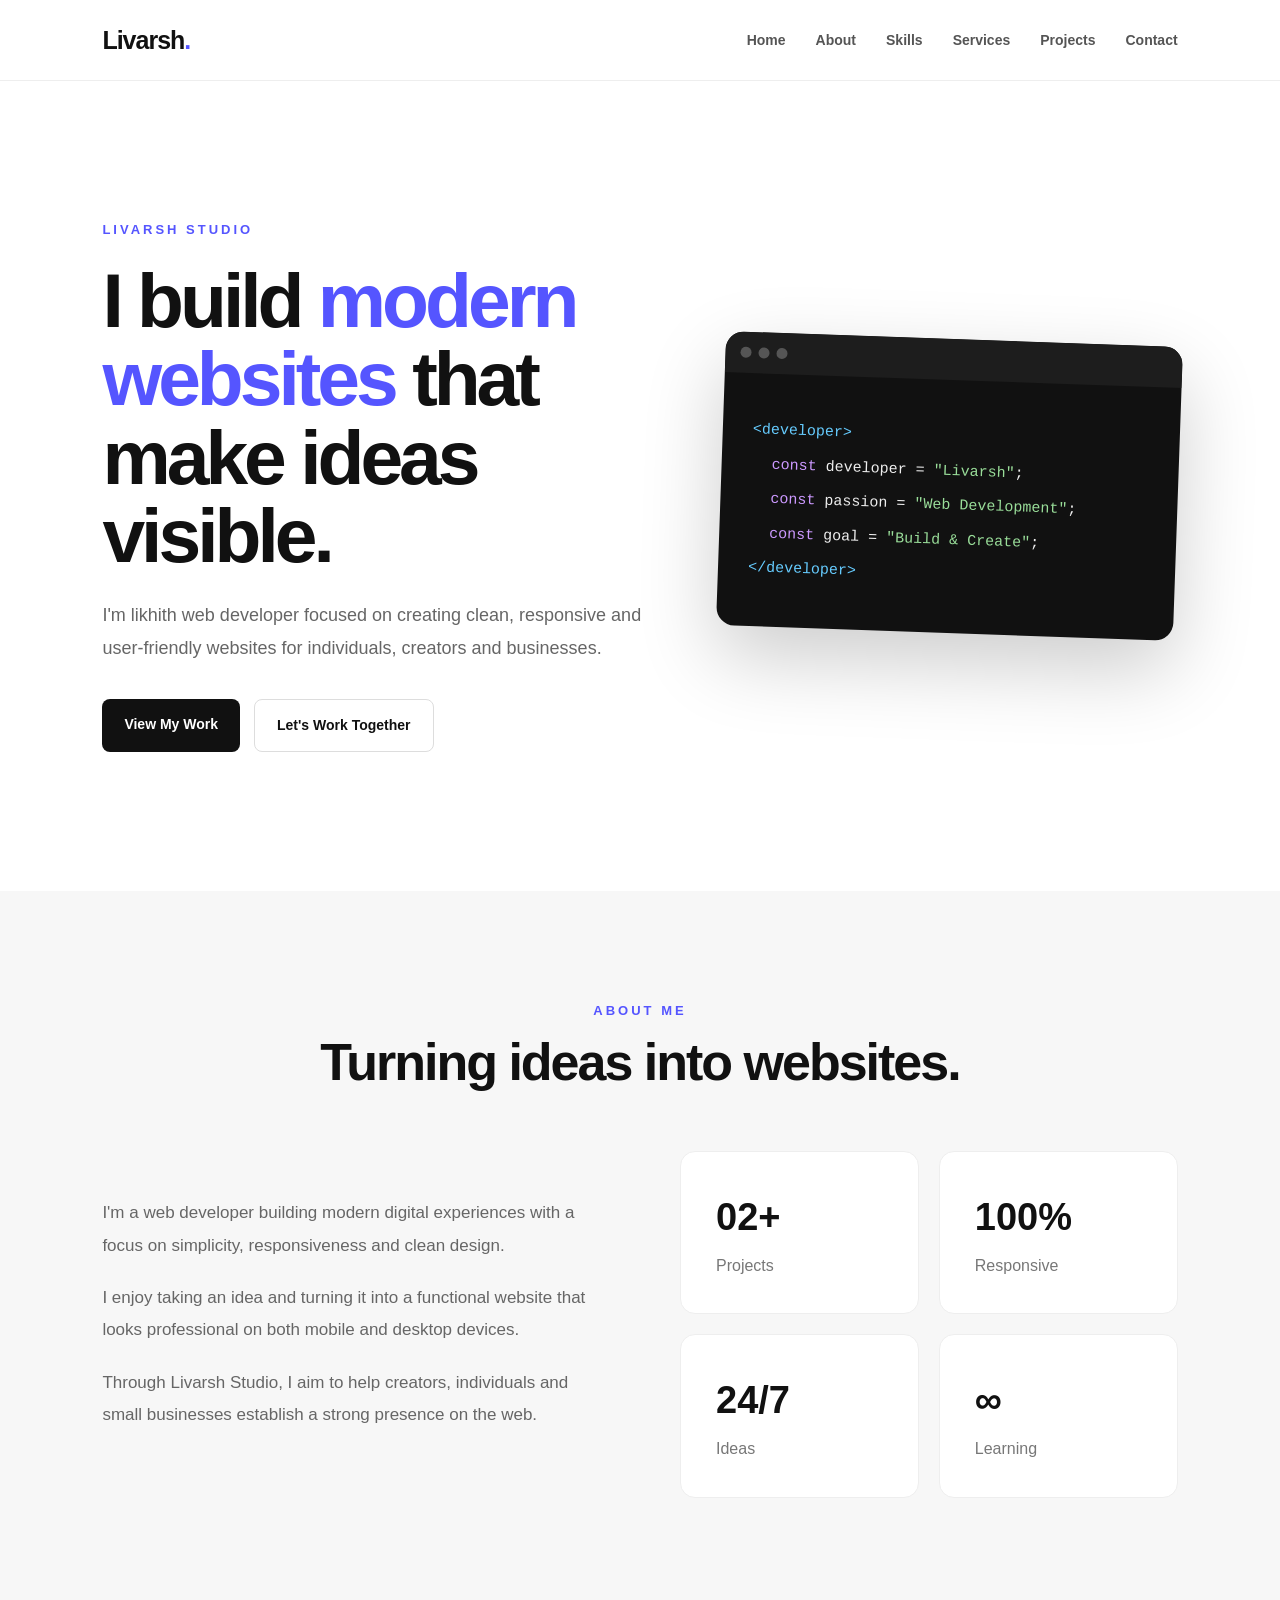
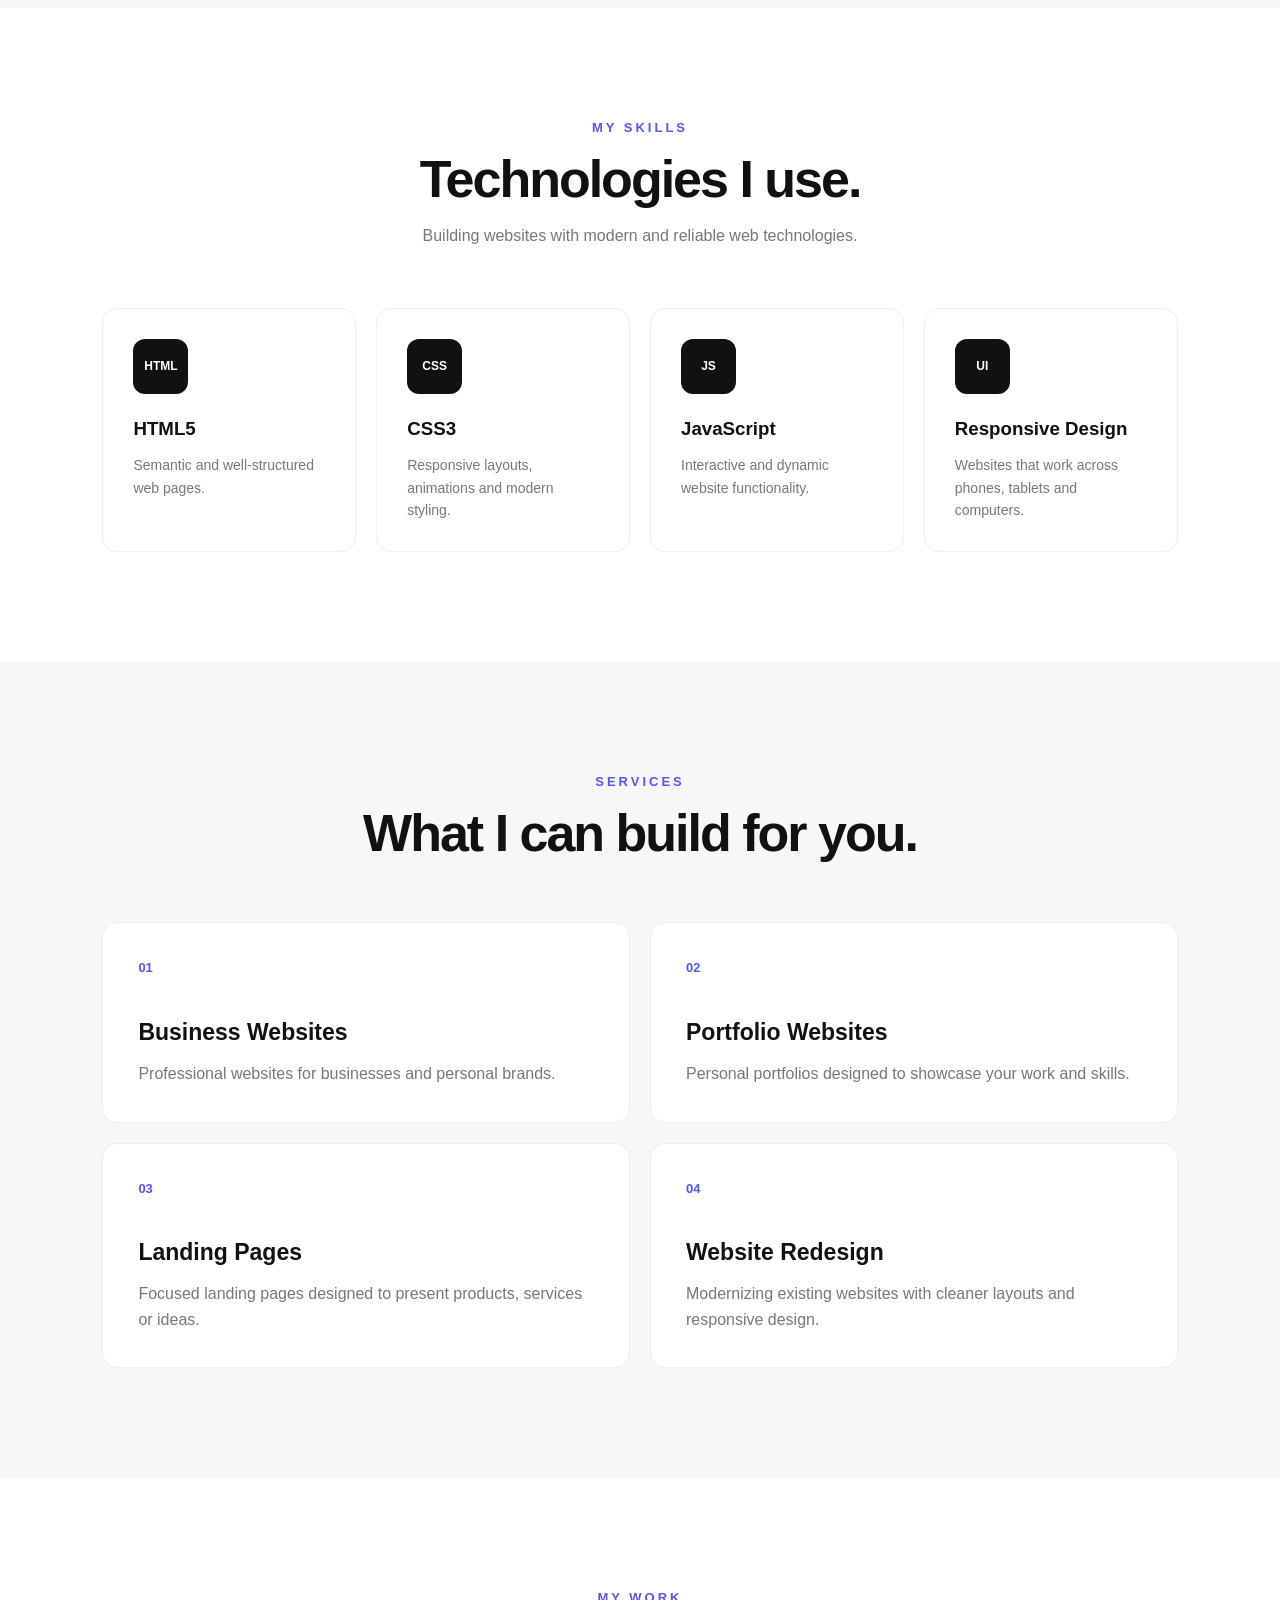
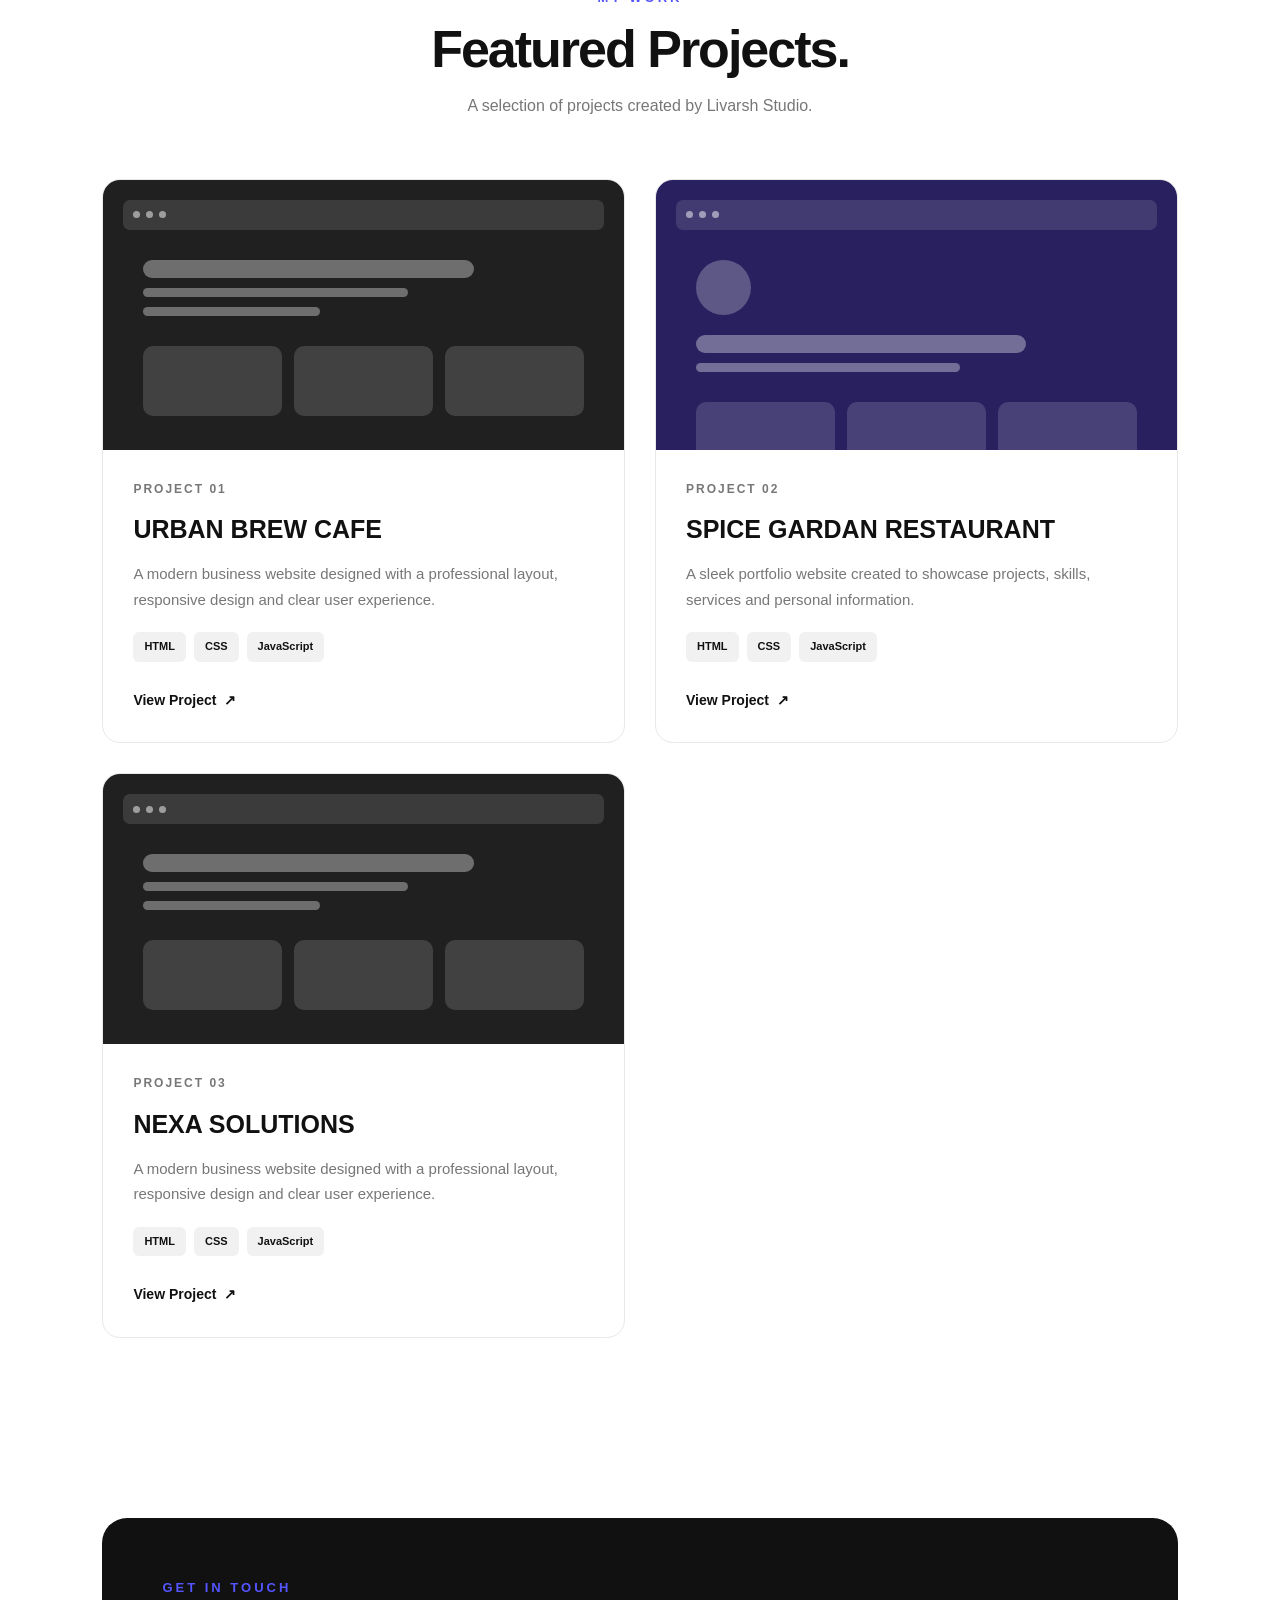
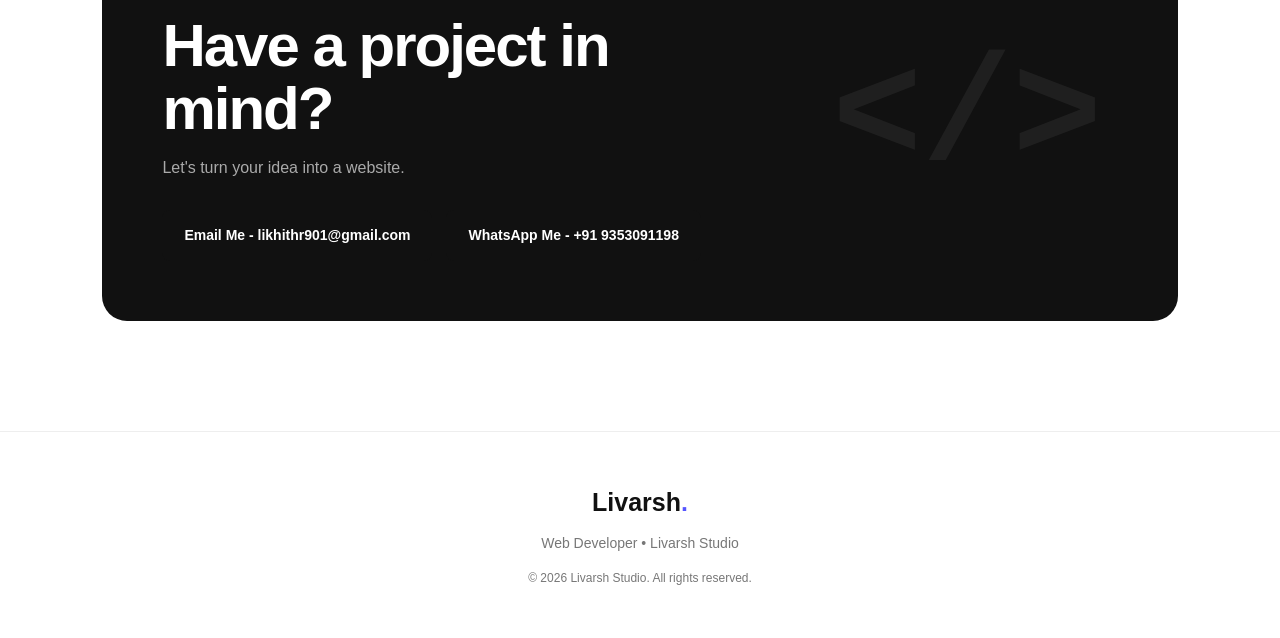
<file: index.html>
<!DOCTYPE html>
<html lang="en">
<head>
    <meta charset="UTF-8">
    <meta name="viewport" content="width=device-width, initial-scale=1.0">

    <title>Livarsh Studio | Web Developer</title>

    <meta
        name="description"
        content="Livarsh Studio — Web developer-creating modern, responsive and professional websites."
    >

    <link rel="stylesheet" href="style.css">
</head>

<body>

    <!-- ================= NAVBAR ================= -->

    <header class="navbar">

        <a href="#home" class="logo">
            Livarsh<span>.</span>
        </a>

        <button class="menu-btn" id="menuBtn" aria-label="Open menu">
            ☰
        </button>

        <nav class="nav-links" id="navLinks">

            <a href="#home">Home</a>
            <a href="#about">About</a>
            <a href="#skills">Skills</a>
            <a href="#services">Services</a>
            <a href="#projects">Projects</a>
            <a href="#contact">Contact</a>

        </nav>

    </header>


    <main>

        <!-- ================= HERO ================= -->

        <section id="home" class="hero">

            <div class="hero-content">

                <p class="small-title">
                    LIVARSH STUDIO
                </p>

                <h1>
                    I build <span>modern websites</span>
                    that make ideas visible.
                </h1>

                <p class="hero-description">
                    I'm likhith
                    web developer focused on creating clean,
                    responsive and user-friendly websites for individuals,
                    creators and businesses.
                </p>

                <div class="hero-buttons">

                    <a href="#projects" class="btn primary-btn">
                        View My Work
                    </a>

                    <a href="#contact" class="btn secondary-btn">
                        Let's Work Together
                    </a>

                </div>

            </div>


            <div class="hero-card">

                <div class="code-window">

                    <div class="window-top">
                        <span></span>
                        <span></span>
                        <span></span>
                    </div>

                    <div class="code-content">

                        <p>
                            <span class="code-blue">&lt;developer&gt;</span>
                        </p>

                        <p class="indent">
                            <span class="code-purple">const</span>
                            developer =
                            <span class="code-green">"Livarsh"</span>;
                        </p>

                        <p class="indent">
                            <span class="code-purple">const</span>
                            passion =
                            <span class="code-green">"Web Development"</span>;
                        </p>

                        <p class="indent">
                            <span class="code-purple">const</span>
                            goal =
                            <span class="code-green">"Build & Create"</span>;
                        </p>

                        <p>
                            <span class="code-blue">&lt;/developer&gt;</span>
                        </p>

                    </div>

                </div>

            </div>

        </section>


        <!-- ================= ABOUT ================= -->

        <section id="about" class="section about-section">

            <div class="section-heading">

                <p class="section-label">
                    ABOUT ME
                </p>

                <h2>
                    Turning ideas into websites.
                </h2>

            </div>


            <div class="about-grid">

                <div class="about-text">

                    <p>
                        I'm a web developer building modern digital
                        experiences with a focus on simplicity,
                        responsiveness and clean design.
                    </p>

                    <p>
                        I enjoy taking an idea and turning it into a
                        functional website that looks professional on
                        both mobile and desktop devices.
                    </p>

                    <p>
                        Through Livarsh Studio, I aim to help creators,
                        individuals and small businesses establish a
                        strong presence on the web.
                    </p>

                </div>


                <div class="about-stats">

                    <div class="stat">
                        <strong>02+</strong>
                        <span>Projects</span>
                    </div>

                    <div class="stat">
                        <strong>100%</strong>
                        <span>Responsive</span>
                    </div>

                    <div class="stat">
                        <strong>24/7</strong>
                        <span>Ideas</span>
                    </div>

                    <div class="stat">
                        <strong>∞</strong>
                        <span>Learning</span>
                    </div>

                </div>

            </div>

        </section>


        <!-- ================= SKILLS ================= -->

        <section id="skills" class="section skills-section">

            <div class="section-heading">

                <p class="section-label">
                    MY SKILLS
                </p>

                <h2>
                    Technologies I use.
                </h2>

                <p>
                    Building websites with modern and reliable
                    web technologies.
                </p>

            </div>


            <div class="skills-grid">

                <div class="skill-card">

                    <div class="skill-icon">
                        HTML
                    </div>

                    <h3>HTML5</h3>

                    <p>
                        Semantic and well-structured web pages.
                    </p>

                </div>


                <div class="skill-card">

                    <div class="skill-icon">
                        CSS
                    </div>

                    <h3>CSS3</h3>

                    <p>
                        Responsive layouts, animations and modern styling.
                    </p>

                </div>


                <div class="skill-card">

                    <div class="skill-icon">
                        JS
                    </div>

                    <h3>JavaScript</h3>

                    <p>
                        Interactive and dynamic website functionality.
                    </p>

                </div>


                <div class="skill-card">

                    <div class="skill-icon">
                        UI
                    </div>

                    <h3>Responsive Design</h3>

                    <p>
                        Websites that work across phones, tablets and computers.
                    </p>

                </div>

            </div>

        </section>


        <!-- ================= SERVICES ================= -->

        <section id="services" class="section services-section">

            <div class="section-heading">

                <p class="section-label">
                    SERVICES
                </p>

                <h2>
                    What I can build for you.
                </h2>

            </div>


            <div class="services-grid">

                <div class="service-card">

                    <span class="service-number">
                        01
                    </span>

                    <h3>
                        Business Websites
                    </h3>

                    <p>
                        Professional websites for businesses and
                        personal brands.
                    </p>

                </div>


                <div class="service-card">

                    <span class="service-number">
                        02
                    </span>

                    <h3>
                        Portfolio Websites
                    </h3>

                    <p>
                        Personal portfolios designed to showcase
                        your work and skills.
                    </p>

                </div>


                <div class="service-card">

                    <span class="service-number">
                        03
                    </span>

                    <h3>
                        Landing Pages
                    </h3>

                    <p>
                        Focused landing pages designed to present
                        products, services or ideas.
                    </p>

                </div>


                <div class="service-card">

                    <span class="service-number">
                        04
                    </span>

                    <h3>
                        Website Redesign
                    </h3>

                    <p>
                        Modernizing existing websites with cleaner
                        layouts and responsive design.
                    </p>

                </div>

            </div>

        </section>


        <!-- ================= PROJECTS ================= -->

        <section id="projects" class="section projects-section">

            <div class="section-heading">

                <p class="section-label">
                    MY WORK
                </p>

                <h2>
                    Featured Projects.
                </h2>

                <p>
                    A selection of projects created by Livarsh Studio.
                </p>

            </div>


            <div class="projects-grid">

                <!-- PROJECT 1 -->

                <article class="project-card">

                    <div class="project-preview project-one">

                        <div class="browser-bar">

                            <span></span>
                            <span></span>
                            <span></span>

                        </div>

                        <div class="preview-content">

                            <div class="preview-line large"></div>
                            <div class="preview-line"></div>
                            <div class="preview-line short"></div>

                            <div class="preview-boxes">

                                <div></div>
                                <div></div>
                                <div></div>

                            </div>

                        </div>

                    </div>


                    <div class="project-info">

                        <span class="project-number">
                            PROJECT 01
                        </span>

                        <h3>
                            URBAN BREW CAFE
                        </h3>

                        <p>
                            A modern business website designed with
                            a professional layout, responsive design
                            and clear user experience.
                        </p>

                        <div class="tech-list">

                            <span>HTML</span>
                            <span>CSS</span>
                            <span>JavaScript</span>

                        </div>

                        <a
                            href="projects/urban-brew/index.html"
                            target="_blank"
                            class="project-link"
                        >
                            View Project
                            <span>↗</span>
                        </a>

                    </div>

                </article>


                <!-- PROJECT 2 -->

                <article class="project-card">

                    <div class="project-preview project-two">

                        <div class="browser-bar">

                            <span></span>
                            <span></span>
                            <span></span>

                        </div>

                        <div class="preview-content">

                            <div class="preview-profile"></div>

                            <div class="preview-line large"></div>
                            <div class="preview-line"></div>

                            <div class="preview-boxes">

                                <div></div>
                                <div></div>
                                <div></div>

                            </div>

                        </div>

                    </div>


                    <div class="project-info">

                        <span class="project-number">
                            PROJECT 02
                        </span>

                        <h3>
                            SPICE GARDAN RESTAURANT
                        </h3>

                        <p>
                            A sleek portfolio website created to
                            showcase projects, skills, services and
                            personal information.
                        </p>

                        <div class="tech-list">

                            <span>HTML</span>
                            <span>CSS</span>
                            <span>JavaScript</span>

                        </div>

                        <a
                            href="projects/spice-gardan/index.html"
                            target="_blank"
                            class="project-link"
                        >
                            View Project
                            <span>↗</span>
                        </a>

                    </div>

                </article>

              <!-- PROJECT 3 -->

                <article class="project-card">

                    <div class="project-preview project-one">

                        <div class="browser-bar">

                            <span></span>
                            <span></span>
                            <span></span>

                        </div>

                        <div class="preview-content">

                            <div class="preview-line large"></div>
                            <div class="preview-line"></div>
                            <div class="preview-line short"></div>

                            <div class="preview-boxes">

                                <div></div>
                                <div></div>
                                <div></div>

                            </div>

                        </div>

                    </div>


                    <div class="project-info">

                        <span class="project-number">
                            PROJECT 03
                        </span>

                        <h3>
                            NEXA SOLUTIONS
                        </h3>

                        <p>
                            A modern business website designed with
                            a professional layout, responsive design
                            and clear user experience.
                        </p>

                        <div class="tech-list">

                            <span>HTML</span>
                            <span>CSS</span>
                            <span>JavaScript</span>

                        </div>

                        <a
                            href="projects/nexa-solutions/index.html"
                            target="_blank"
                            class="project-link"
                        >
                            View Project
                            <span>↗</span>
                        </a>

                    </div>

                </article>

            </div>

        </section>


        <!-- ================= CONTACT ================= -->

        <section id="contact" class="section contact-section">

            <div class="contact-box">

                <div class="contact-content">

                    <p class="section-label">
                        GET IN TOUCH
                    </p>

                    <h2>
                        Have a project in mind?
                    </h2>

                    <p>
                        Let's turn your idea into a website.
                    </p>

                    <div class="hero-buttons">

                    <a
                        href="mailto:likhithr901@gmail.com"
                        class="btn primary-btn"
                    >
                         Email Me - 
                         likhithr901@gmail.com
                    </a>

                  <a
                      href="https://wa.me/919353091198"
                class="btn primary-btn"
                target="_blank">
                      WhatsApp Me - 
                      +91 9353091198
                  </a>

                </div>
    
              </div>

                <div class="contact-decoration">
                    &lt;/&gt;
                </div>

            </div>

        </section>

    </main>


    <!-- ================= FOOTER ================= -->

    <footer class="footer">

        <div class="footer-logo">
            Livarsh<span>.</span>
        </div>

        <p>
            Web Developer • Livarsh Studio
        </p>

        <p class="copyright">
            © <span id="year"></span> Livarsh Studio.
            All rights reserved.
        </p>

    </footer>


    <script src="script.js"></script>

</body>
</html>
</file>
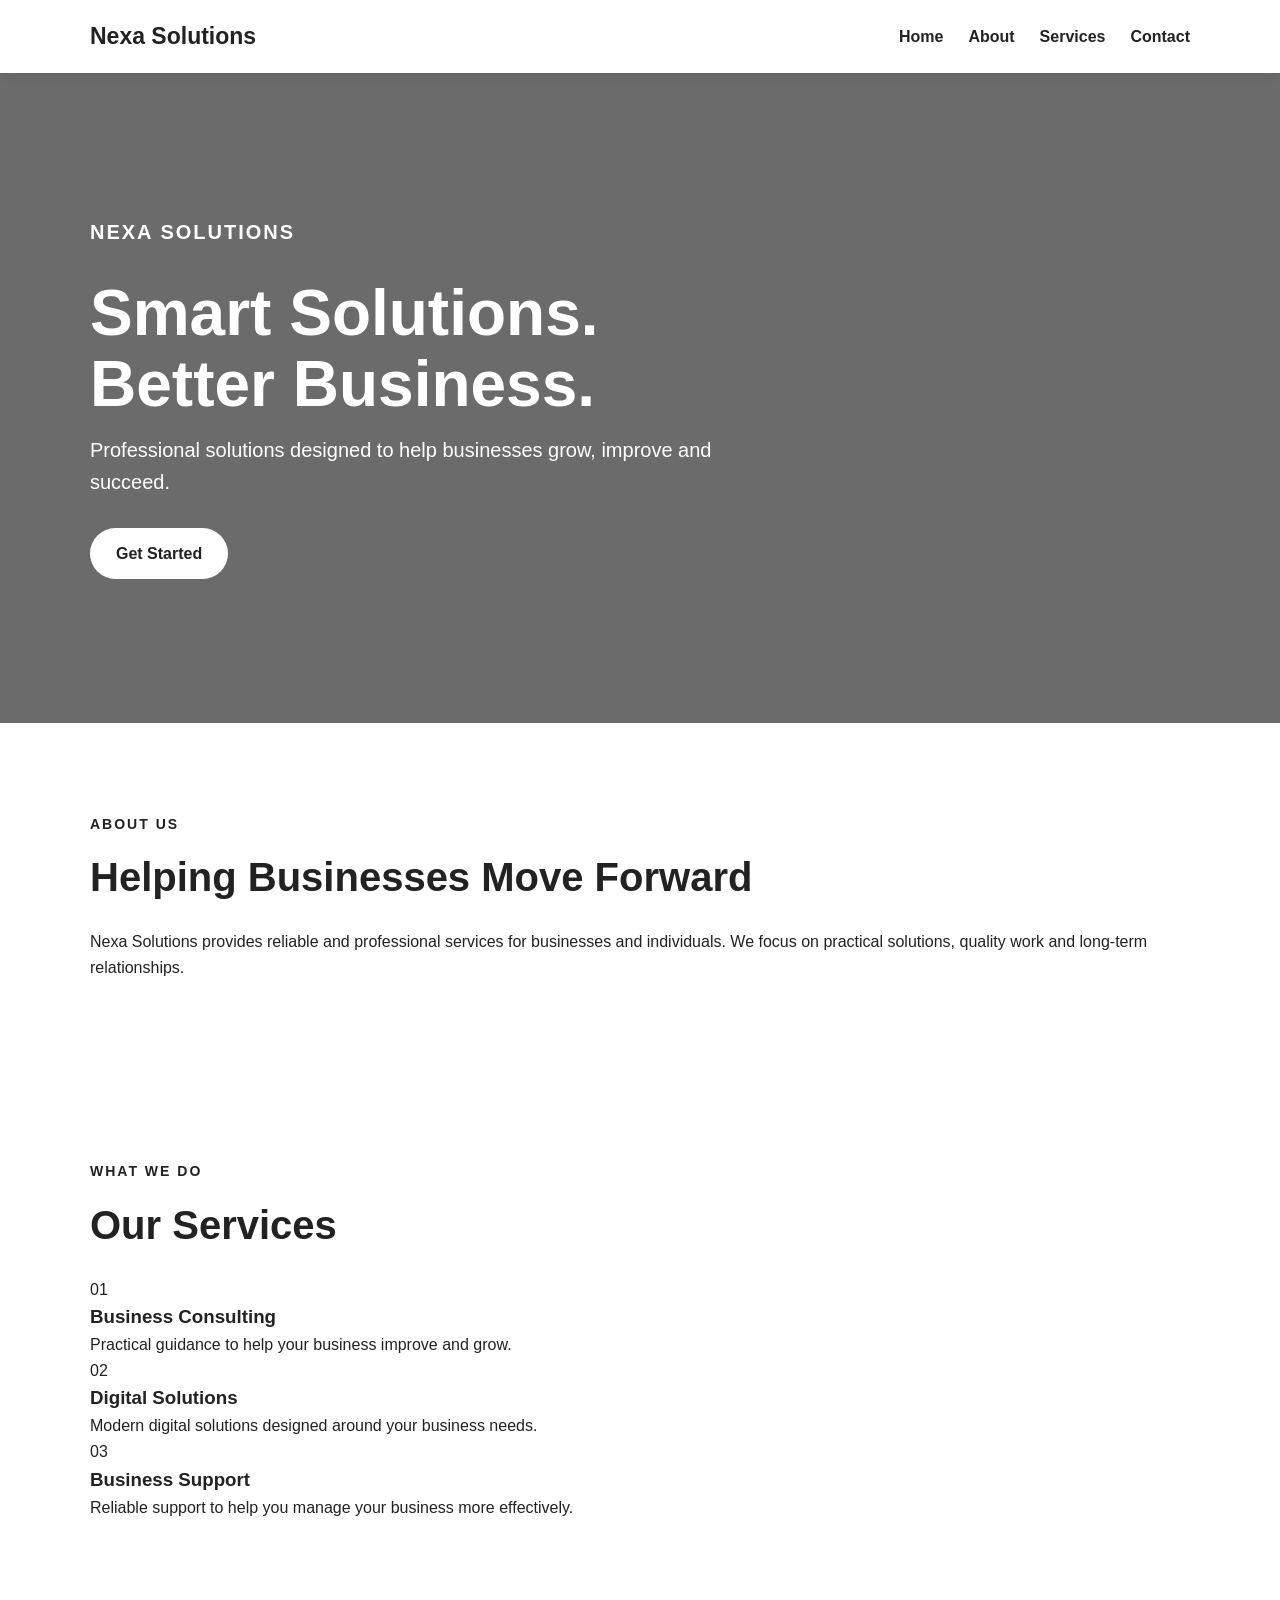
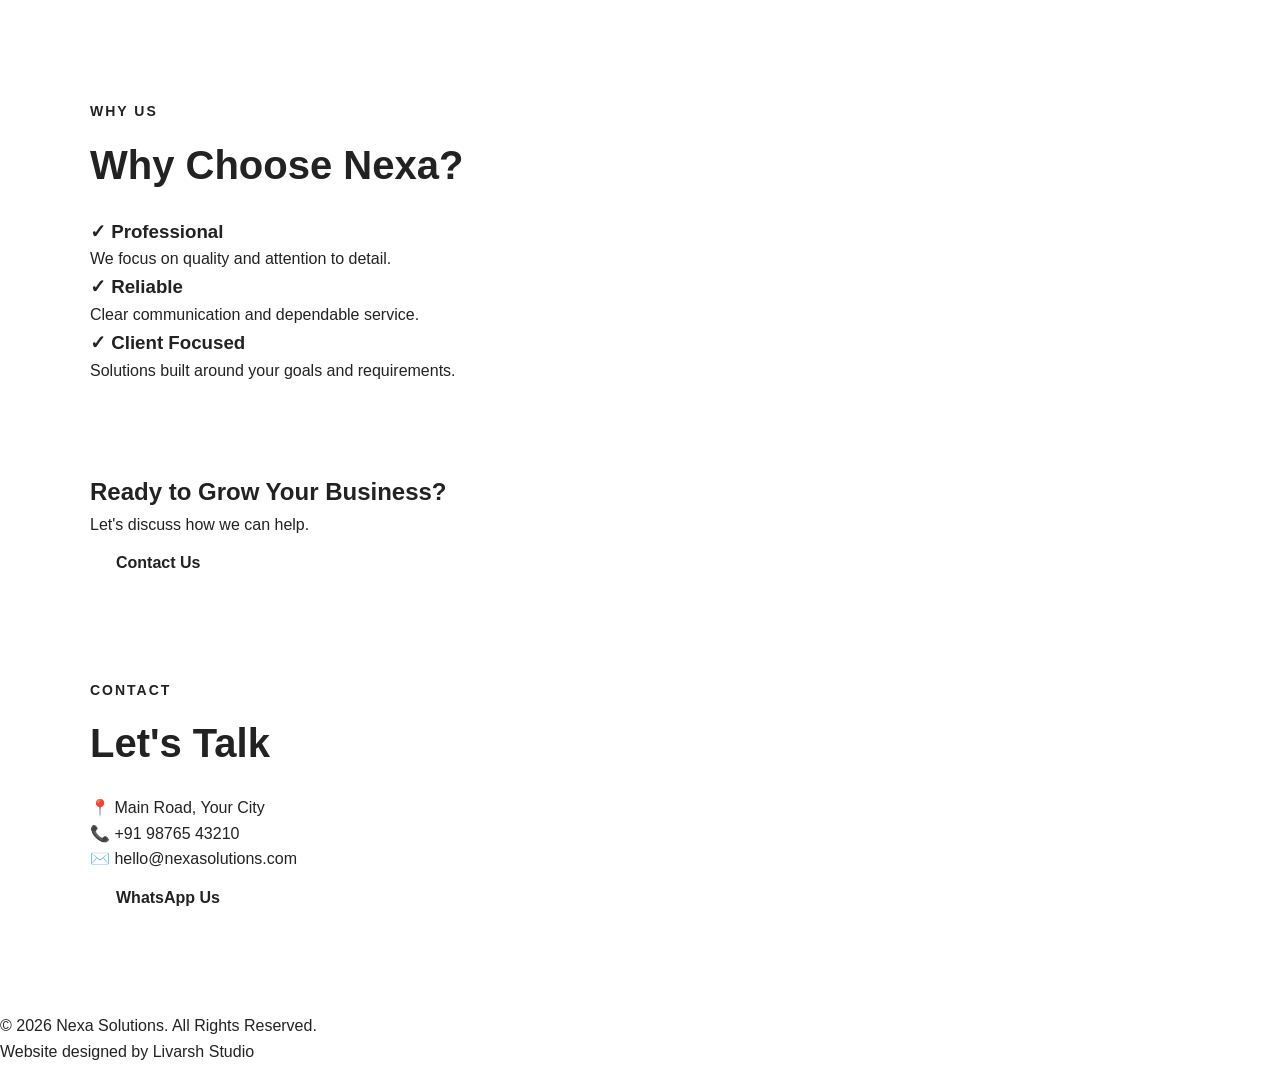
<file: projects/nexa-solutions/index.html>
<!DOCTYPE html>
<html lang="en">

<head>

    <meta charset="UTF-8">

    <meta
        name="viewport"
        content="width=device-width, initial-scale=1.0"
    >

    <title>Nexa Solutions | Professional Services</title>

    <link rel="stylesheet" href="style.css">

</head>

<body>

    <!-- Navigation -->

    <nav>

        <div class="container nav-container">

            <h2 class="logo">
                Nexa Solutions
            </h2>

            <div class="nav-links">

                <a href="#home">Home</a>
                <a href="#about">About</a>
                <a href="#services">Services</a>
                <a href="#contact">Contact</a>

            </div>

        </div>

    </nav>


    <!-- Hero -->

    <section id="home" class="hero">

        <div class="hero-overlay">

            <div class="container hero-content">

                <p class="small-title">
                    NEXA SOLUTIONS
                </p>

                <h1>
                    Smart Solutions.<br>
                    Better Business.
                </h1>

                <p>
                    Professional solutions designed to help
                    businesses grow, improve and succeed.
                </p>

                <a href="#contact" class="btn">
                    Get Started
                </a>

            </div>

        </div>

    </section>


    <!-- About -->

    <section id="about" class="section">

        <div class="container">

            <p class="section-label">
                ABOUT US
            </p>

            <h2>
                Helping Businesses Move Forward
            </h2>

            <p class="about-text">

                Nexa Solutions provides reliable and
                professional services for businesses and
                individuals. We focus on practical solutions,
                quality work and long-term relationships.

            </p>

        </div>

    </section>


    <!-- Services -->

    <section id="services" class="section services-section">

        <div class="container">

            <p class="section-label">
                WHAT WE DO
            </p>

            <h2>
                Our Services
            </h2>

            <div class="cards">


                <div class="card">

                    <div class="service-icon">
                        01
                    </div>

                    <h3>
                        Business Consulting
                    </h3>

                    <p>
                        Practical guidance to help your
                        business improve and grow.
                    </p>

                </div>


                <div class="card">

                    <div class="service-icon">
                        02
                    </div>

                    <h3>
                        Digital Solutions
                    </h3>

                    <p>
                        Modern digital solutions designed
                        around your business needs.
                    </p>

                </div>


                <div class="card">

                    <div class="service-icon">
                        03
                    </div>

                    <h3>
                        Business Support
                    </h3>

                    <p>
                        Reliable support to help you manage
                        your business more effectively.
                    </p>

                </div>

            </div>

        </div>

    </section>


    <!-- Why Choose Us -->

    <section class="section">

        <div class="container">

            <p class="section-label">
                WHY US
            </p>

            <h2>
                Why Choose Nexa?
            </h2>

            <div class="features">

                <div class="feature">

                    <h3>
                        ✓ Professional
                    </h3>

                    <p>
                        We focus on quality and attention
                        to detail.
                    </p>

                </div>


                <div class="feature">

                    <h3>
                        ✓ Reliable
                    </h3>

                    <p>
                        Clear communication and dependable
                        service.
                    </p>

                </div>


                <div class="feature">

                    <h3>
                        ✓ Client Focused
                    </h3>

                    <p>
                        Solutions built around your goals
                        and requirements.
                    </p>

                </div>

            </div>

        </div>

    </section>


    <!-- CTA -->

    <section class="cta">

        <div class="container">

            <h2>
                Ready to Grow Your Business?
            </h2>

            <p>
                Let's discuss how we can help.
            </p>

            <a href="#contact" class="btn">
                Contact Us
            </a>

        </div>

    </section>


    <!-- Contact -->

    <section id="contact" class="section">

        <div class="container contact">

            <p class="section-label">
                CONTACT
            </p>

            <h2>
                Let's Talk
            </h2>

            <p>
                📍 Main Road, Your City
            </p>

            <p>
                📞 +91 98765 43210
            </p>

            <p>
                ✉️ hello@nexasolutions.com
            </p>

            <a
                href="https://wa.me/919876543210"
                class="btn"
                target="_blank"
            >
                WhatsApp Us
            </a>

        </div>

    </section>


    <!-- Footer -->

    <footer>

        <p>
            © 2026 Nexa Solutions. All Rights Reserved.
        </p>

        <p>
            Website designed by Livarsh Studio
        </p>

    </footer>


    <script src="script.js"></script>

</body>

</html>
</file>
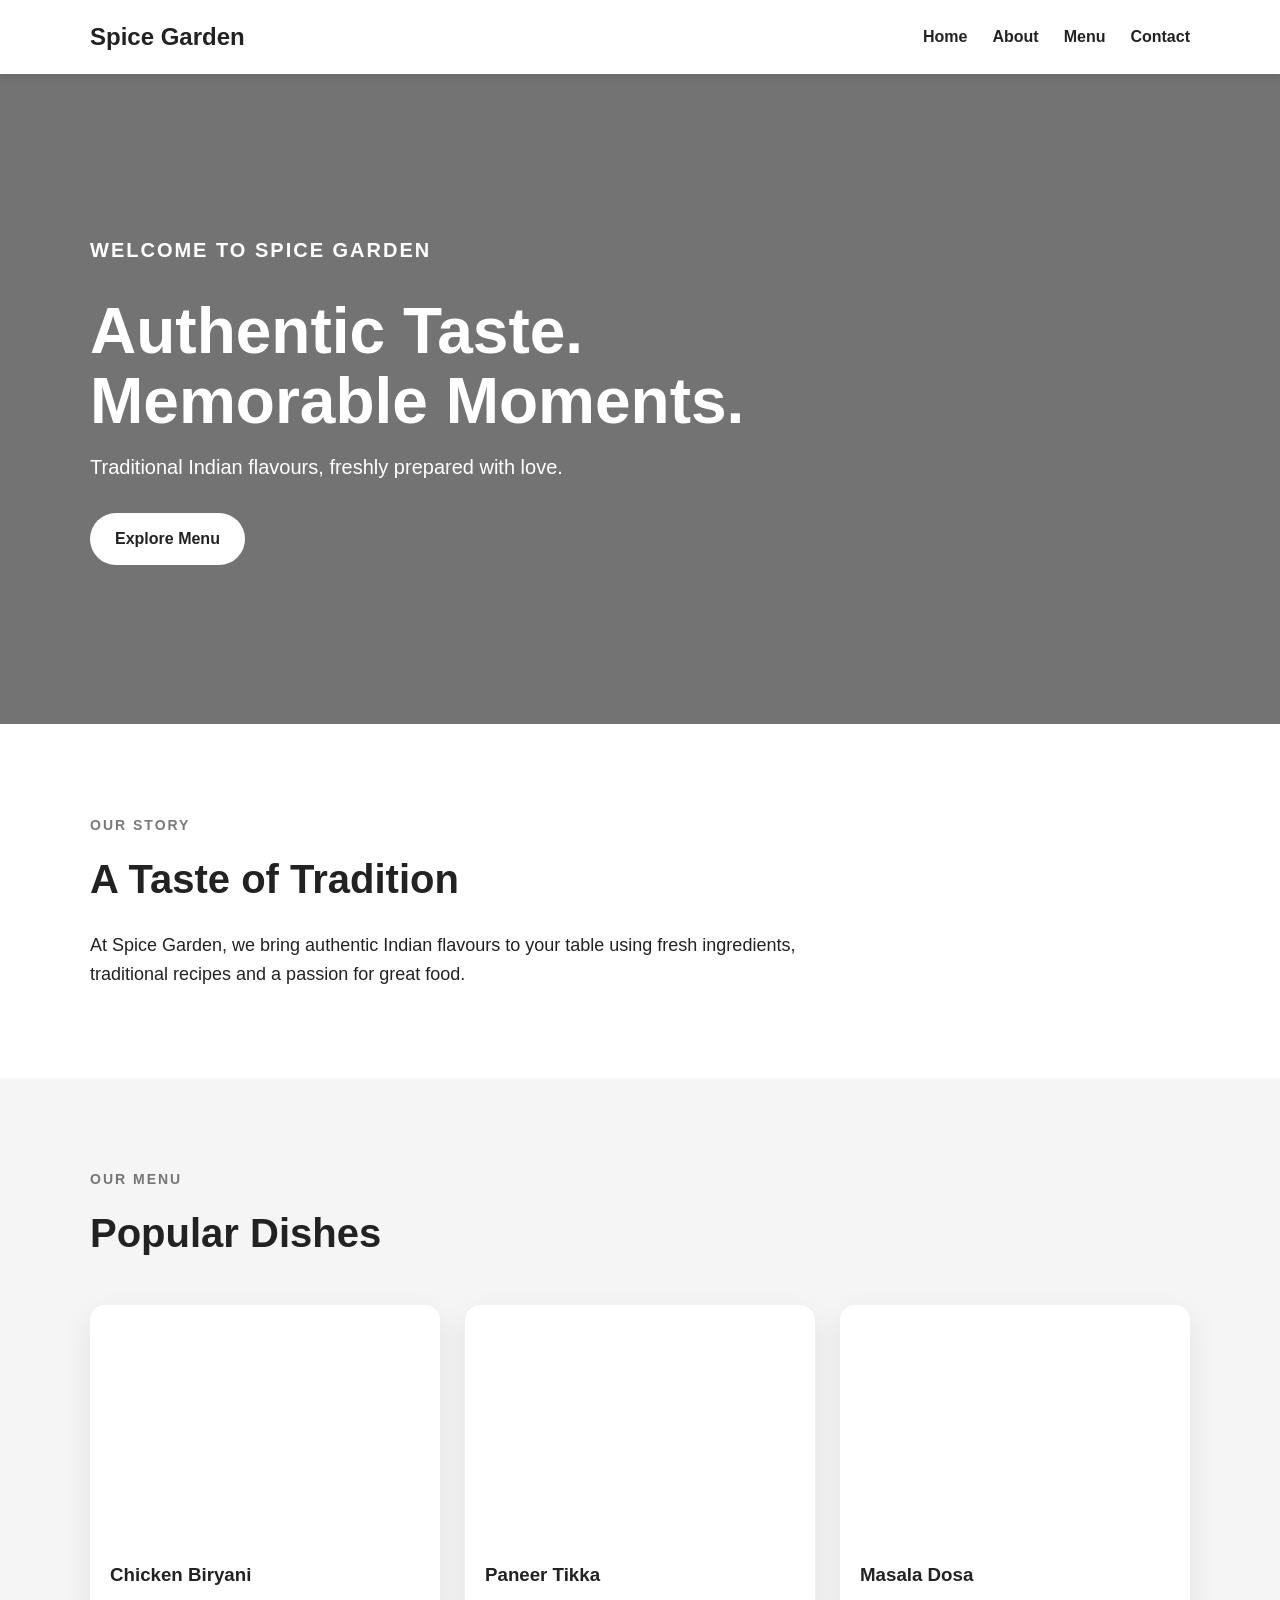
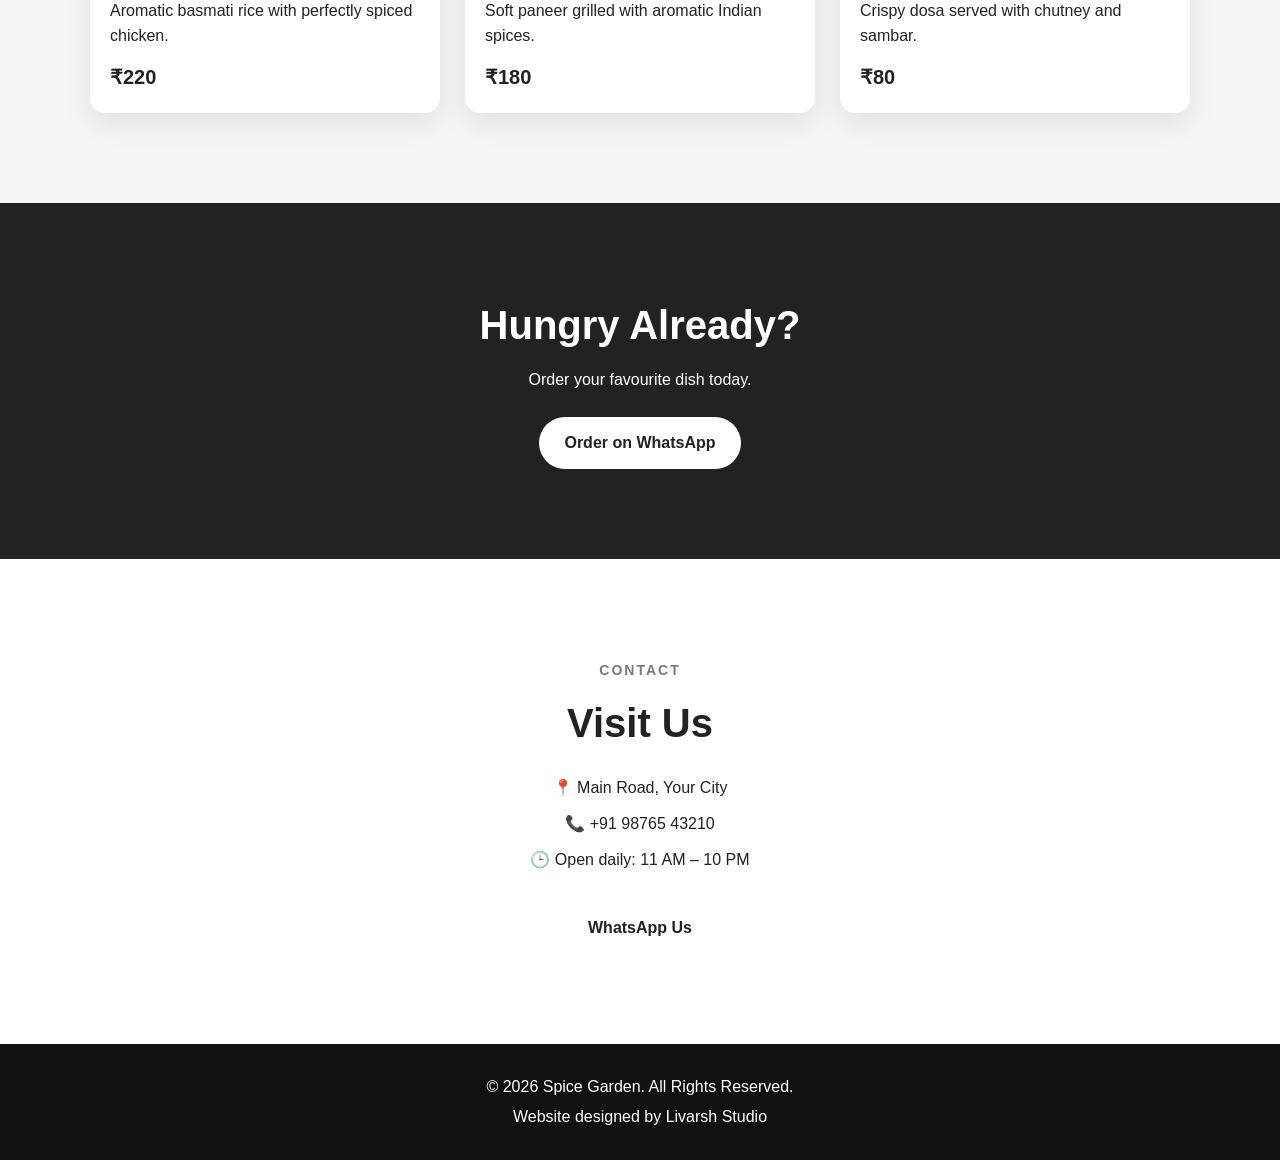
<file: projects/spice-gardan/index.html>
<!DOCTYPE html>
<html lang="en">

<head>

    <meta charset="UTF-8">

    <meta
        name="viewport"
        content="width=device-width, initial-scale=1.0"
    >

    <title>Spice Garden | Authentic Indian Cuisine</title>

    <link rel="stylesheet" href="style.css">

</head>

<body>

    <!-- Navigation -->

    <nav>

        <div class="container nav-container">

            <h2 class="logo">
                Spice Garden
            </h2>

            <div class="nav-links">

                <a href="#home">Home</a>
                <a href="#about">About</a>
                <a href="#menu">Menu</a>
                <a href="#contact">Contact</a>

            </div>

        </div>

    </nav>


    <!-- Hero -->

    <section id="home" class="hero">

        <div class="hero-overlay">

            <div class="container hero-content">

                <p class="small-title">
                    WELCOME TO SPICE GARDEN
                </p>

                <h1>
                    Authentic Taste.<br>
                    Memorable Moments.
                </h1>

                <p>
                    Traditional Indian flavours,
                    freshly prepared with love.
                </p>

                <a href="#menu" class="btn">
                    Explore Menu
                </a>

            </div>

        </div>

    </section>


    <!-- About -->

    <section id="about" class="section">

        <div class="container">

            <p class="section-label">
                OUR STORY
            </p>

            <h2>
                A Taste of Tradition
            </h2>

            <p class="about-text">

                At Spice Garden, we bring authentic Indian
                flavours to your table using fresh ingredients,
                traditional recipes and a passion for great food.

            </p>

        </div>

    </section>


    <!-- Menu -->

    <section id="menu" class="section menu-section">

        <div class="container">

            <p class="section-label">
                OUR MENU
            </p>

            <h2>
                Popular Dishes
            </h2>

            <div class="cards">


                <!-- Dish 1 -->

                <div class="card">

                    <div class="card-image biryani-image"></div>

                    <h3>
                        Chicken Biryani
                    </h3>

                    <p>
                        Aromatic basmati rice with
                        perfectly spiced chicken.
                    </p>

                    <strong>
                        ₹220
                    </strong>

                </div>


                <!-- Dish 2 -->

                <div class="card">

                    <div class="card-image paneer-image"></div>

                    <h3>
                        Paneer Tikka
                    </h3>

                    <p>
                        Soft paneer grilled with
                        aromatic Indian spices.
                    </p>

                    <strong>
                        ₹180
                    </strong>

                </div>


                <!-- Dish 3 -->

                <div class="card">

                    <div class="card-image dosa-image"></div>

                    <h3>
                        Masala Dosa
                    </h3>

                    <p>
                        Crispy dosa served with
                        chutney and sambar.
                    </p>

                    <strong>
                        ₹80
                    </strong>

                </div>

            </div>

        </div>

    </section>


    <!-- Call To Action -->

    <section class="cta">

        <div class="container">

            <h2>
                Hungry Already?
            </h2>

            <p>
                Order your favourite dish today.
            </p>

            <a
                href="https://wa.me/919876543210"
                class="btn"
                target="_blank"
            >
                Order on WhatsApp
            </a>

        </div>

    </section>


    <!-- Contact -->

    <section id="contact" class="section contact">

        <div class="container">

            <p class="section-label">
                CONTACT
            </p>

            <h2>
                Visit Us
            </h2>

            <p>
                📍 Main Road, Your City
            </p>

            <p>
                📞 +91 98765 43210
            </p>

            <p>
                🕒 Open daily: 11 AM – 10 PM
            </p>

            <a
                href="https://wa.me/919876543210"
                class="btn"
                target="_blank"
            >
                WhatsApp Us
            </a>

        </div>

    </section>


    <!-- Footer -->

    <footer>

        <p>
            © 2026 Spice Garden. All Rights Reserved.
        </p>

        <p>
            Website designed by Livarsh Studio
        </p>

    </footer>


    <script src="script.js"></script>

</body>

</html>
</file>
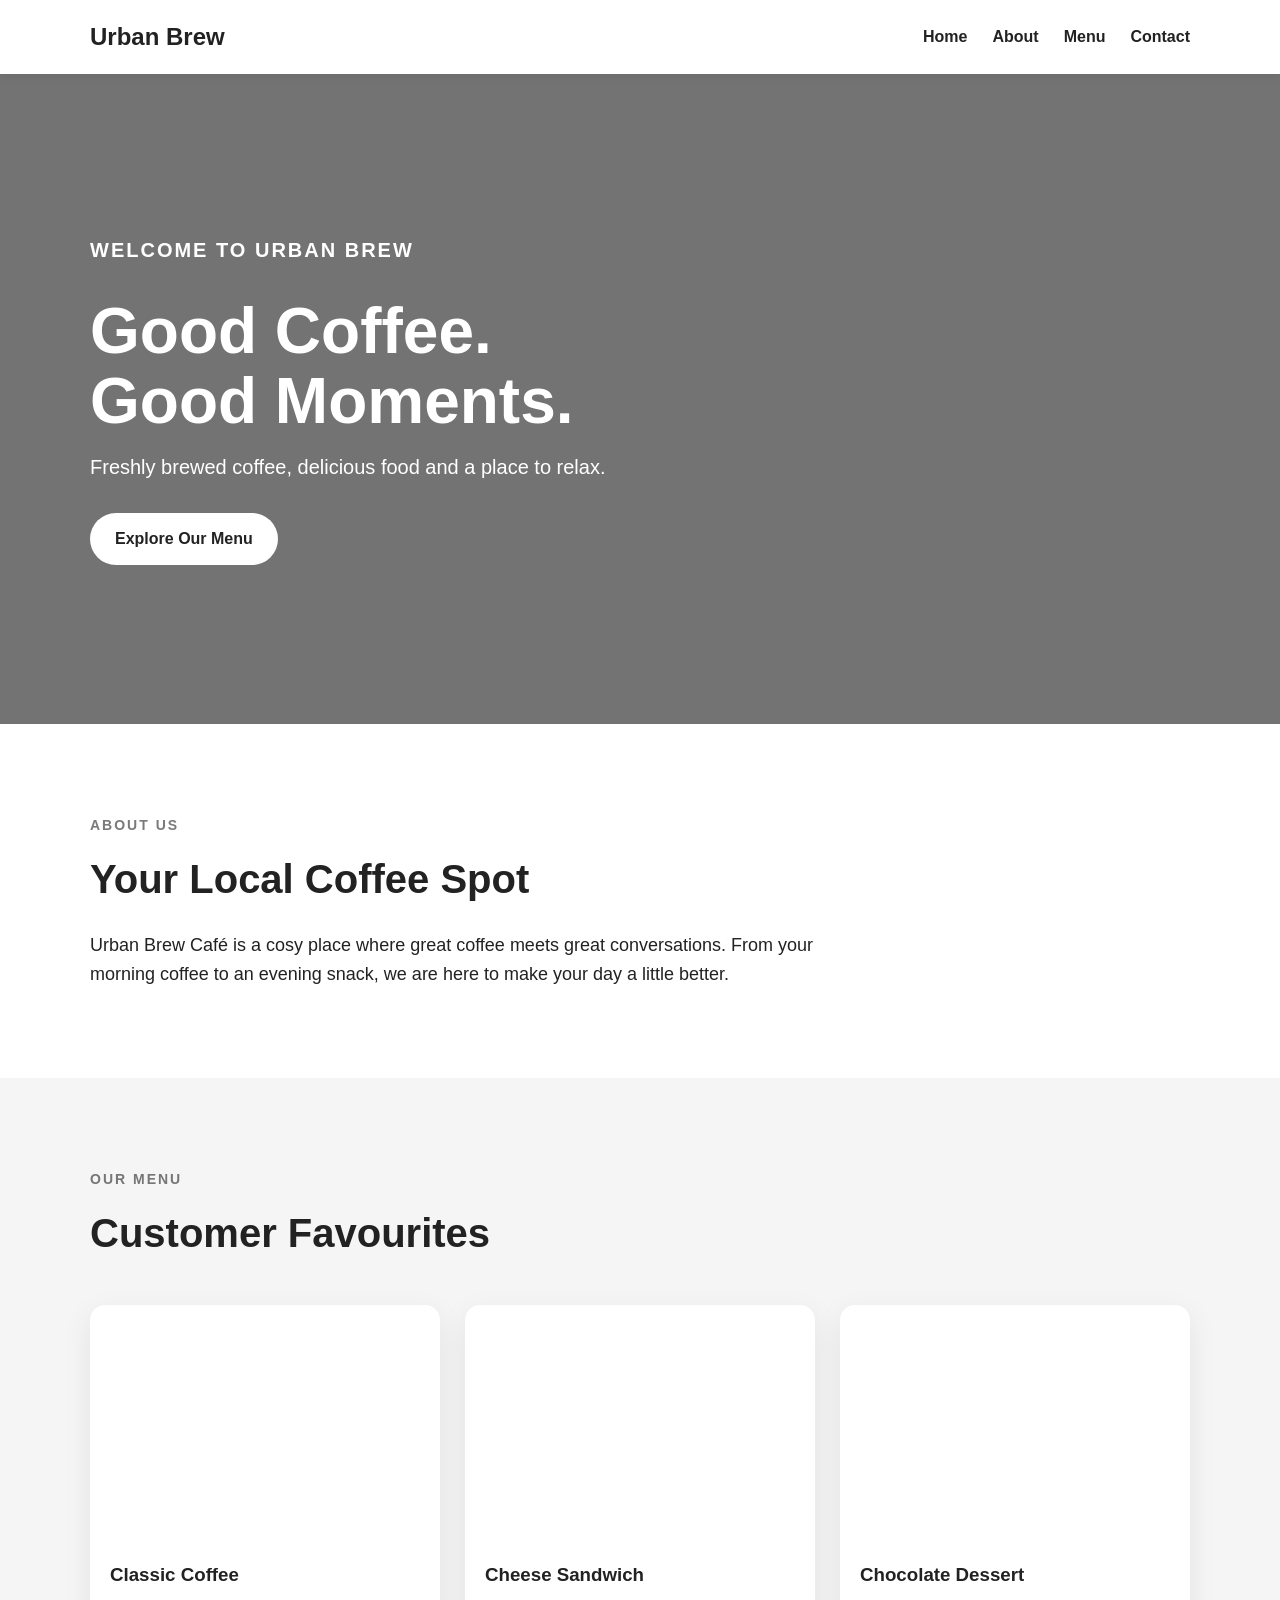
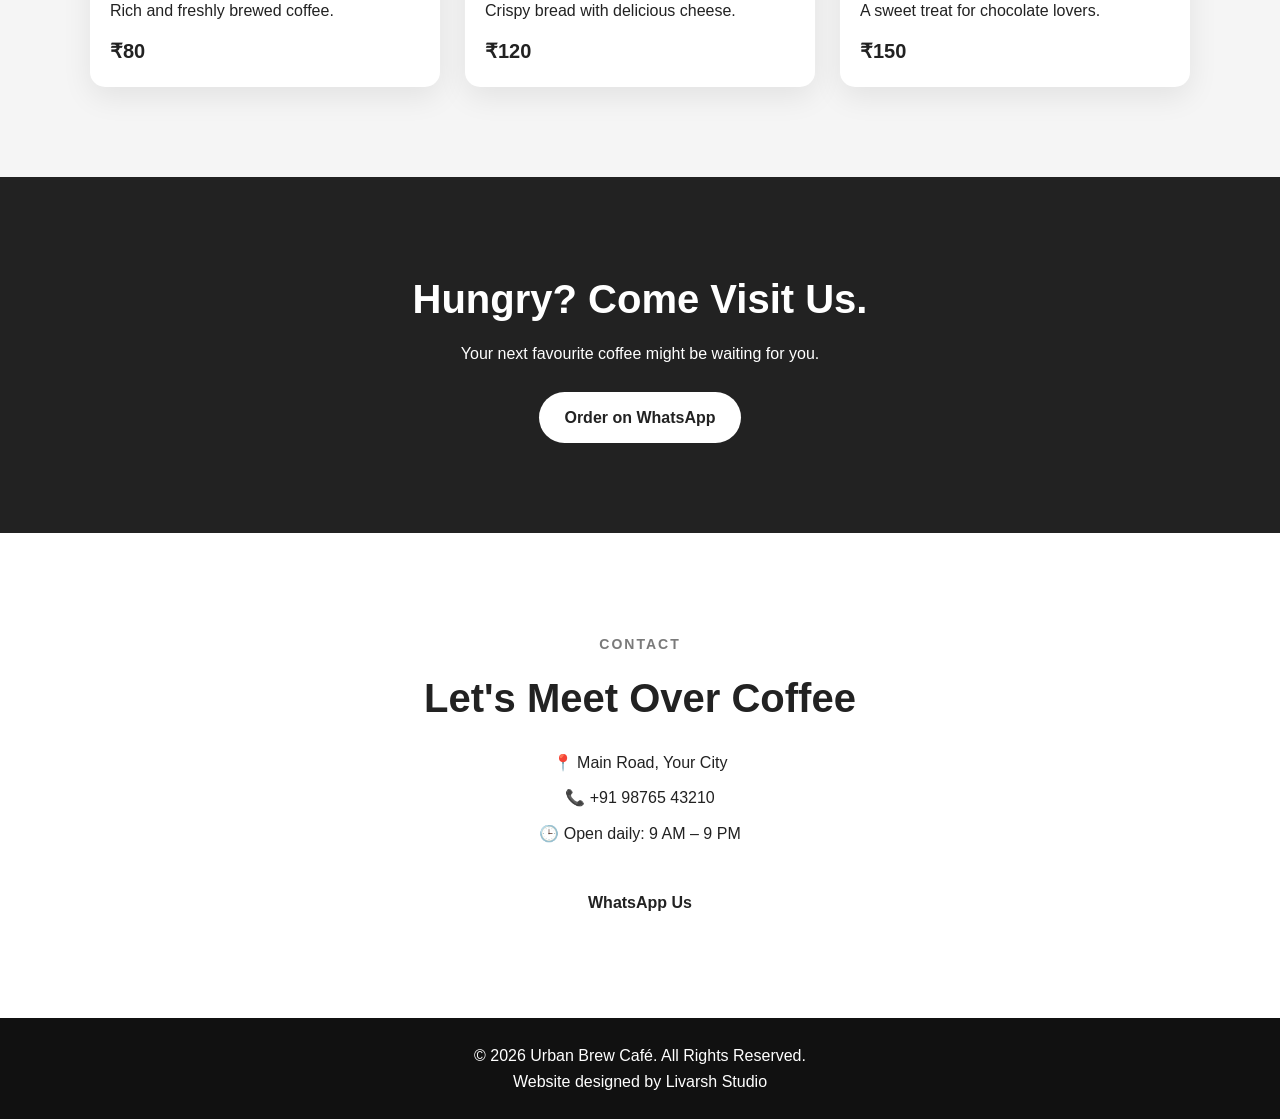
<file: projects/urban-brew/index.html>
<!DOCTYPE html>
<html lang="en">

<head>
    <meta charset="UTF-8">

    <meta
        name="viewport"
        content="width=device-width, initial-scale=1.0"
    >

    <title>Urban Brew Café | Fresh Coffee & Good Food</title>

    <link rel="stylesheet" href="style.css">
</head>

<body>

    <!-- Navigation -->
    <nav>
        <div class="container nav-container">

            <h2 class="logo">Urban Brew</h2>

            <div class="nav-links">
                <a href="#home">Home</a>
                <a href="#about">About</a>
                <a href="#menu">Menu</a>
                <a href="#contact">Contact</a>
            </div>

        </div>
    </nav>


    <!-- Hero -->
    <section id="home" class="hero">

        <div class="hero-overlay">

            <div class="container hero-content">

                <p class="small-title">WELCOME TO URBAN BREW</p>

                <h1>Good Coffee.<br>Good Moments.</h1>

                <p>
                    Freshly brewed coffee, delicious food
                    and a place to relax.
                </p>

                <a href="#menu" class="btn">
                    Explore Our Menu
                </a>

            </div>

        </div>

    </section>


    <!-- About -->
    <section id="about" class="section">

        <div class="container">

            <p class="section-label">ABOUT US</p>

            <h2>Your Local Coffee Spot</h2>

            <p class="about-text">
                Urban Brew Café is a cosy place where great
                coffee meets great conversations. From your
                morning coffee to an evening snack, we are
                here to make your day a little better.
            </p>

        </div>

    </section>


    <!-- Menu -->
    <section id="menu" class="section menu-section">

        <div class="container">

            <p class="section-label">OUR MENU</p>

            <h2>Customer Favourites</h2>

            <div class="cards">

                <div class="card">

                    <div class="card-image coffee-image"></div>

                    <h3>Classic Coffee</h3>

                    <p>
                        Rich and freshly brewed coffee.
                    </p>

                    <strong>₹80</strong>

                </div>


                <div class="card">

                    <div class="card-image sandwich-image"></div>

                    <h3>Cheese Sandwich</h3>

                    <p>
                        Crispy bread with delicious cheese.
                    </p>

                    <strong>₹120</strong>

                </div>


                <div class="card">

                    <div class="card-image dessert-image"></div>

                    <h3>Chocolate Dessert</h3>

                    <p>
                        A sweet treat for chocolate lovers.
                    </p>

                    <strong>₹150</strong>

                </div>

            </div>

        </div>

    </section>


    <!-- Call To Action -->
    <section class="cta">

        <div class="container">

            <h2>Hungry? Come Visit Us.</h2>

            <p>
                Your next favourite coffee might be waiting for you.
            </p>

            <a
                href="https://wa.me/919876543210"
                class="btn"
                target="_blank"
            >
                Order on WhatsApp
            </a>

        </div>

    </section>


    <!-- Contact -->
    <section id="contact" class="section">

        <div class="container contact">

            <p class="section-label">CONTACT</p>

            <h2>Let's Meet Over Coffee</h2>

            <p>📍 Main Road, Your City</p>

            <p>📞 +91 98765 43210</p>

            <p>🕒 Open daily: 9 AM – 9 PM</p>

            <a
                href="https://wa.me/919876543210"
                class="btn"
                target="_blank"
            >
                WhatsApp Us
            </a>

        </div>

    </section>


    <!-- Footer -->
    <footer>

        <p>
            © 2026 Urban Brew Café. All Rights Reserved.
        </p>
         
         <p>
            Website designed by Livarsh Studio
         </p>
    </footer>


    <script src="script.js"></script>

</body>

</html>
</file>
<file: style.css>
/* ================= RESET ================= */

* {
    margin: 0;
    padding: 0;
    box-sizing: border-box;
}

html {
    scroll-behavior: smooth;
}

body {
    font-family: Arial, Helvetica, sans-serif;
    background: #ffffff;
    color: #111111;
    line-height: 1.6;
}

a {
    color: inherit;
    text-decoration: none;
}

button {
    font-family: inherit;
}


/* ================= NAVBAR ================= */

.navbar {
    position: sticky;
    top: 0;
    z-index: 1000;

    display: flex;
    justify-content: space-between;
    align-items: center;

    padding: 20px 8%;

    background: rgba(255, 255, 255, 0.92);
    backdrop-filter: blur(15px);

    border-bottom: 1px solid #eeeeee;
}

.logo {
    font-size: 25px;
    font-weight: 800;
    letter-spacing: -1px;
}

.logo span,
.footer-logo span {
    color: #5555ff;
}

.nav-links {
    display: flex;
    gap: 30px;
}

.nav-links a {
    font-size: 14px;
    font-weight: 600;
    color: #555555;
    transition: 0.3s ease;
}

.nav-links a:hover {
    color: #111111;
}

.menu-btn {
    display: none;

    border: none;
    background: none;

    font-size: 25px;
    cursor: pointer;
}


/* ================= HERO ================= */

.hero {
    min-height: 90vh;

    display: grid;
    grid-template-columns: 1.1fr 0.9fr;
    align-items: center;
    gap: 60px;

    padding: 100px 8%;
}

.hero-content {
    max-width: 700px;
}

.small-title,
.section-label {
    font-size: 13px;
    font-weight: 800;
    letter-spacing: 3px;
    text-transform: uppercase;
    color: #5555ff;
}

.small-title {
    margin-bottom: 20px;
}

.hero h1 {
    font-size: clamp(45px, 6vw, 78px);
    line-height: 1.02;
    letter-spacing: -4px;
    margin-bottom: 25px;
}

.hero h1 span {
    color: #5555ff;
}

.hero-description {
    max-width: 600px;
    color: #666666;
    font-size: 18px;
    line-height: 1.8;
    margin-bottom: 35px;
}

.hero-buttons {
    display: flex;
    flex-wrap: wrap;
    gap: 14px;
}

.btn {
    display: inline-block;
    padding: 14px 22px;
    border-radius: 8px;

    font-size: 14px;
    font-weight: 700;

    transition: 0.3s ease;
}

.primary-btn {
    background: #111111;
    color: #ffffff;
}

.primary-btn:hover {
    transform: translateY(-3px);
    background: #5555ff;
}

.secondary-btn {
    border: 1px solid #dddddd;
    background: #ffffff;
}

.secondary-btn:hover {
    transform: translateY(-3px);
    border-color: #111111;
}


/* ================= CODE CARD ================= */

.hero-card {
    display: flex;
    justify-content: center;
}

.code-window {
    width: 100%;
    max-width: 500px;

    overflow: hidden;

    border-radius: 18px;

    background: #111111;
    box-shadow: 0 30px 80px rgba(0, 0, 0, 0.2);

    transform: rotate(2deg);

    transition: 0.4s ease;
}

.code-window:hover {
    transform: rotate(0deg) translateY(-8px);
}

.window-top {
    display: flex;
    gap: 7px;

    padding: 15px;

    background: #1d1d1d;
}

.window-top span {
    width: 11px;
    height: 11px;
    border-radius: 50%;
    background: #555555;
}

.code-content {
    padding: 40px 30px;

    color: #eeeeee;
    font-family: monospace;
    font-size: 15px;
    line-height: 2.3;
}

.indent {
    padding-left: 20px;
}

.code-blue {
    color: #66ccff;
}

.code-purple {
    color: #cc99ff;
}

.code-green {
    color: #99dd99;
}


/* ================= COMMON SECTION ================= */

.section {
    padding: 110px 8%;
}

.section-heading {
    max-width: 700px;
    margin: 0 auto 60px;
    text-align: center;
}

.section-heading h2 {
    margin: 12px 0 15px;

    font-size: clamp(34px, 5vw, 52px);
    line-height: 1.1;
    letter-spacing: -2px;
}

.section-heading > p:last-child {
    color: #777777;
}


/* ================= ABOUT ================= */

.about-section {
    background: #f7f7f7;
}

.about-grid {
    max-width: 1100px;
    margin: auto;

    display: grid;
    grid-template-columns: 1fr 1fr;
    gap: 80px;
    align-items: center;
}

.about-text p {
    margin-bottom: 20px;
    color: #666666;
    font-size: 17px;
    line-height: 1.9;
}

.about-stats {
    display: grid;
    grid-template-columns: repeat(2, 1fr);
    gap: 20px;
}

.stat {
    padding: 35px;

    background: #ffffff;
    border: 1px solid #eeeeee;
    border-radius: 15px;
}

.stat strong {
    display: block;
    font-size: 38px;
    margin-bottom: 5px;
}

.stat span {
    color: #777777;
}


/* ================= SKILLS ================= */

.skills-grid {
    max-width: 1100px;
    margin: auto;

    display: grid;
    grid-template-columns: repeat(4, 1fr);
    gap: 20px;
}

.skill-card {
    padding: 30px;

    border: 1px solid #eeeeee;
    border-radius: 15px;

    transition: 0.3s ease;
}

.skill-card:hover {
    transform: translateY(-7px);
    box-shadow: 0 20px 50px rgba(0, 0, 0, 0.08);
}

.skill-icon {
    width: 55px;
    height: 55px;

    display: flex;
    align-items: center;
    justify-content: center;

    margin-bottom: 20px;

    border-radius: 12px;

    background: #111111;
    color: #ffffff;

    font-size: 12px;
    font-weight: 800;
}

.skill-card h3 {
    margin-bottom: 10px;
}

.skill-card p {
    color: #777777;
    font-size: 14px;
}


/* ================= SERVICES ================= */

.services-section {
    background: #f7f7f7;
}

.services-grid {
    max-width: 1100px;
    margin: auto;

    display: grid;
    grid-template-columns: repeat(2, 1fr);
    gap: 20px;
}

.service-card {
    position: relative;

    padding: 35px;

    border-radius: 15px;
    background: #ffffff;

    border: 1px solid #eeeeee;

    transition: 0.3s ease;
}

.service-card:hover {
    transform: translateY(-6px);
}

.service-number {
    display: block;
    margin-bottom: 35px;

    color: #5555ff;

    font-size: 13px;
    font-weight: 800;
}

.service-card h3 {
    margin-bottom: 10px;
    font-size: 23px;
}

.service-card p {
    color: #777777;
}


/* ================= PROJECTS ================= */

.projects-grid {
    max-width: 1100px;
    margin: auto;

    display: grid;
    grid-template-columns: repeat(2, 1fr);
    gap: 30px;
}

.project-card {
    overflow: hidden;

    border: 1px solid #e8e8e8;
    border-radius: 18px;

    background: #ffffff;

    transition: 0.3s ease;
}

.project-card:hover {
    transform: translateY(-8px);
    box-shadow: 0 25px 60px rgba(0, 0, 0, 0.1);
}


/* PROJECT PREVIEW */

.project-preview {
    height: 270px;
    padding: 20px;

    position: relative;
    overflow: hidden;
}

.project-one {
    background: #202020;
}

.project-two {
    background: #28205f;
}

.browser-bar {
    height: 30px;

    display: flex;
    align-items: center;
    gap: 6px;

    padding-left: 10px;

    background: rgba(255, 255, 255, 0.12);
    border-radius: 7px;
}

.browser-bar span {
    width: 7px;
    height: 7px;
    border-radius: 50%;

    background: rgba(255, 255, 255, 0.5);
}

.preview-content {
    padding: 30px 20px;
}

.preview-line {
    height: 9px;
    width: 60%;

    margin-bottom: 10px;

    border-radius: 10px;

    background: rgba(255, 255, 255, 0.35);
}

.preview-line.large {
    width: 75%;
    height: 18px;
}

.preview-line.short {
    width: 40%;
}

.preview-boxes {
    display: flex;
    gap: 12px;
    margin-top: 30px;
}

.preview-boxes div {
    height: 70px;
    flex: 1;

    border-radius: 10px;

    background: rgba(255, 255, 255, 0.15);
}

.preview-profile {
    width: 55px;
    height: 55px;

    margin-bottom: 20px;

    border-radius: 50%;

    background: rgba(255, 255, 255, 0.25);
}


/* PROJECT INFO */

.project-info {
    padding: 30px;
}

.project-number {
    display: block;

    margin-bottom: 10px;

    color: #777777;

    font-size: 12px;
    font-weight: 800;
    letter-spacing: 2px;
}

.project-info h3 {
    margin-bottom: 12px;
    font-size: 25px;
}

.project-info p {
    margin-bottom: 20px;

    color: #777777;

    font-size: 15px;
    line-height: 1.7;
}

.tech-list {
    display: flex;
    flex-wrap: wrap;
    gap: 8px;

    margin-bottom: 25px;
}

.tech-list span {
    padding: 6px 11px;

    border-radius: 6px;

    background: #f1f1f1;

    font-size: 11px;
    font-weight: 700;
}

.project-link {
    display: inline-flex;
    align-items: center;
    gap: 8px;

    font-size: 14px;
    font-weight: 800;

    transition: 0.3s ease;
}

.project-link:hover {
    color: #5555ff;
}

.project-link span {
    transition: 0.3s ease;
}

.project-link:hover span {
    transform: translate(3px, -3px);
}


/* ================= CONTACT ================= */

.contact-section {
    padding-top: 70px;
}

.contact-box {
    max-width: 1100px;
    min-height: 350px;

    margin: auto;
    padding: 60px;

    position: relative;
    overflow: hidden;

    display: flex;
    align-items: center;
    justify-content: space-between;

    border-radius: 25px;

    background: #111111;
    color: #ffffff;
}

.contact-content {
    position: relative;
    z-index: 2;
}

.contact-content h2 {
    max-width: 600px;

    margin: 15px 0;

    font-size: clamp(38px, 5vw, 60px);
    line-height: 1.05;
    letter-spacing: -2px;
}

.contact-content > p:not(.section-label) {
    margin-bottom: 30px;
    color: #aaaaaa;
}

.contact-decoration {
    position: absolute;
    right: 7%;
    top: 50%;

    transform: translateY(-50%);

    font-family: monospace;
    font-size: 150px;
    font-weight: 900;

    color: rgba(255, 255, 255, 0.06);
}


/* ================= FOOTER ================= */

.footer {
    padding: 50px 8%;

    text-align: center;

    border-top: 1px solid #eeeeee;
}

.footer-logo {
    margin-bottom: 10px;

    font-size: 25px;
    font-weight: 800;
}

.footer p {
    color: #777777;
    font-size: 14px;
}

.footer .copyright {
    margin-top: 15px;
    font-size: 12px;
}


/* ================= ANIMATION ================= */

.fade-in {
    opacity: 0;
    transform: translateY(25px);

    transition:
        opacity 0.7s ease,
        transform 0.7s ease;
}

.fade-in.visible {
    opacity: 1;
    transform: translateY(0);
}


/* ================= TABLET ================= */

@media (max-width: 900px) {

    .hero {
        grid-template-columns: 1fr;
        padding-top: 80px;
    }

    .hero-card {
        justify-content: flex-start;
    }

    .skills-grid {
        grid-template-columns: repeat(2, 1fr);
    }

    .about-grid {
        grid-template-columns: 1fr;
        gap: 40px;
    }

}


/* ================= MOBILE ================= */

@media (max-width: 700px) {

    .navbar {
        padding: 17px 5%;
    }

    .menu-btn {
        display: block;
    }

    .nav-links {
        position: absolute;

        top: 100%;
        left: 0;
        right: 0;

        display: none;
        flex-direction: column;

        gap: 0;

        background: #ffffff;

        border-bottom: 1px solid #eeeeee;
    }

    .nav-links.active {
        display: flex;
    }

    .nav-links a {
        padding: 15px 5%;

        border-top: 1px solid #eeeeee;
    }

    .hero {
        min-height: auto;

        padding: 80px 5%;
    }

    .hero h1 {
        font-size: 45px;
        letter-spacing: -2px;
    }

    .hero-description {
        font-size: 16px;
    }

    .hero-buttons {
        flex-direction: column;
    }

    .hero-buttons .btn {
        text-align: center;
    }

    .section {
        padding: 80px 5%;
    }

    .section-heading {
        margin-bottom: 40px;
    }

    .about-stats {
        grid-template-columns: 1fr 1fr;
    }

    .skills-grid {
        grid-template-columns: 1fr;
    }

    .services-grid,
    .projects-grid {
        grid-template-columns: 1fr;
    }

    .contact-box {
        padding: 40px 25px;
        min-height: 400px;
    }

    .contact-decoration {
        font-size: 100px;
        right: 5%;
    }

}


/* ================= SMALL MOBILE ================= */

@media (max-width: 450px) {

    .hero h1 {
        font-size: 38px;
    }

    .about-stats {
        grid-template-columns: 1fr;
    }

    .code-content {
        padding: 25px 18px;
        font-size: 12px;
    }

    .project-preview {
        height: 230px;
    }

    .project-info {
        padding: 25px;
    }

}
.nexa-image {
    height: 220px;

    border-radius: 12px;

    background-image:
        url("https://images.unsplash.com/photo-1497366811353-6870744d04b2");

    background-size: cover;
    background-position: center;
}
</file>
<file: projects/nexa-solutions/style.css>
* {
    margin: 0;
    padding: 0;
    box-sizing: border-box;
}

html {
    scroll-behavior: smooth;
}

body {
    font-family: Arial, sans-serif;
    color: #222;
    line-height: 1.6;
}


/* Container */

.container {
    width: 90%;
    max-width: 1100px;
    margin: auto;
}


/* Navigation */

nav {
    background: white;
    padding: 18px 0;

    position: sticky;
    top: 0;

    z-index: 1000;

    box-shadow:
        0 2px 10px rgba(0, 0, 0, 0.08);
}

.nav-container {
    display: flex;
    justify-content: space-between;
    align-items: center;
}

.logo {
    font-size: 23px;
}

.nav-links {
    display: flex;
    gap: 25px;
}

.nav-links a {
    text-decoration: none;
    color: #222;
    font-weight: bold;
}

.nav-links a:hover {
    opacity: 0.6;
}


/* Hero */

.hero {
    min-height: 650px;

    background-image:
        url("https://images.unsplash.com/photo-1497366811353-6870744d04b2");

    background-size: cover;
    background-position: center;
}

.hero-overlay {
    min-height: 650px;

    background:
        rgba(0, 0, 0, 0.58);

    display: flex;
    align-items: center;
}

.hero-content {
    color: white;
}

.small-title {
    font-size: 14px;
    font-weight: bold;
    letter-spacing: 2px;
}

.hero h1 {
    font-size: 64px;
    line-height: 1.1;
    margin: 15px 0;
}

.hero p {
    font-size: 20px;
    max-width: 650px;
    margin-bottom: 30px;
}


/* Buttons */

.btn {
    display: inline-block;

    background: white;
    color: #222;

    padding: 13px 26px;

    text-decoration: none;

    border-radius: 30px;

    font-weight: bold;

    transition: 0.3s;
}

.btn:hover {
    transform: translateY(-3px);
}


/* Sections */

.section {
    padding: 90px 0;
}

.section h2 {
    font-size: 40px;
    margin: 10px 0 20px;
}

.section-label {
    font-size: 14px;
    font-weight: bold;
    letter-spacing: 2px;
    opacity:
</file>
<file: projects/spice-gardan/style.css>
* {
    margin: 0;
    padding: 0;
    box-sizing: border-box;
}

html {
    scroll-behavior: smooth;
}

body {
    font-family: Arial, sans-serif;
    color: #222;
    line-height: 1.6;
}


/* Container */

.container {
    width: 90%;
    max-width: 1100px;
    margin: auto;
}


/* Navigation */

nav {
    background: white;
    padding: 18px 0;

    position: sticky;
    top: 0;

    z-index: 1000;

    box-shadow:
        0 2px 10px rgba(0,0,0,0.08);
}

.nav-container {
    display: flex;
    justify-content: space-between;
    align-items: center;
}

.logo {
    font-size: 24px;
}

.nav-links {
    display: flex;
    gap: 25px;
}

.nav-links a {
    text-decoration: none;
    color: #222;
    font-weight: bold;
}

.nav-links a:hover {
    opacity: 0.6;
}


/* Hero */

.hero {
    min-height: 650px;

    background-image:
        url("https://images.unsplash.com/photo-1601050690597-df0568f70950");

    background-size: cover;
    background-position: center;
}

.hero-overlay {
    min-height: 650px;

    background:
        rgba(0,0,0,0.55);

    display: flex;
    align-items: center;
}

.hero-content {
    color: white;
}

.small-title {
    font-size: 14px;
    font-weight: bold;
    letter-spacing: 2px;
}

.hero h1 {
    font-size: 64px;
    line-height: 1.1;
    margin: 15px 0;
}

.hero p {
    font-size: 20px;
    max-width: 600px;
    margin-bottom: 30px;
}


/* Buttons */

.btn {
    display: inline-block;

    background: white;
    color: #222;

    padding: 13px 25px;

    text-decoration: none;

    border-radius: 30px;

    font-weight: bold;

    transition: 0.3s;
}

.btn:hover {
    transform: translateY(-3px);
}


/* Sections */

.section {
    padding: 90px 0;
}

.section h2 {
    font-size: 40px;
    margin: 10px 0 20px;
}

.section-label {
    font-size: 14px;
    font-weight: bold;
    letter-spacing: 2px;
    opacity: 0.6;
}

.about-text {
    max-width: 750px;
    font-size: 18px;
}


/* Menu */

.menu-section {
    background: #f5f5f5;
}

.cards {
    display: flex;
    gap: 25px;
    margin-top: 40px;
}

.card {
    background: white;

    flex: 1;

    padding: 20px;

    border-radius: 15px;

    box-shadow:
        0 10px 30px rgba(0,0,0,0.08);

    transition: 0.3s;
}

.card:hover {
    transform: translateY(-8px);
}

.card h3 {
    margin: 15px 0 8px;
}

.card strong {
    display: block;
    margin-top: 12px;
    font-size: 20px;
}


/* Food Images */

.card-image {
    height: 220px;

    border-radius: 12px;

    background-size: cover;
    background-position: center;
}

.biryani-image {
    background-image:
        url("https://images.unsplash.com/photo-1563379091339-03246963d96c");
}

.paneer-image {
    background-image:
        url("https://images.unsplash.com/photo-1567188040759-fb8a883dc6d8");
}

.dosa-image {
    background-image:
        url("https://images.unsplash.com/photo-1668236543090-82eba5ee5976");
}


/* CTA */

.cta {
    padding: 90px 0;

    text-align: center;

    background: #222;
    color: white;
}

.cta h2 {
    font-size: 40px;
    margin-bottom: 10px;
}

.cta p {
    margin-bottom: 25px;
}


/* Contact */

.contact {
    text-align: center;
}

.contact p {
    margin: 10px 0;
}

.contact .btn {
    margin-top: 20px;
}


/* Footer */

footer {
    background: #111;
    color: white;

    text-align: center;

    padding: 25px;
}

footer p {
    margin: 5px 0;
}


/* Mobile */

@media (max-width: 700px) {

    .nav-container {
        flex-direction: column;
        gap: 12px;
    }

    .nav-links {
        gap: 12px;
        flex-wrap: wrap;
        justify-content: center;
    }

    .nav-links a {
        font-size: 14px;
    }

    .hero,
    .hero-overlay {
        min-height: 550px;
    }

    .hero h1 {
        font-size: 42px;
    }

    .hero p {
        font-size: 17px;
    }

    .section {
        padding: 65px 0;
    }

    .section h2 {
        font-size: 32px;
    }

    .cards {
        flex-direction: column;
    }

    .card-image {
        height: 200px;
    }

    .cta h2 {
        font-size: 32px;
    }
}
</file>
<file: projects/urban-brew/style.css>
* {
    margin: 0;
    padding: 0;
    box-sizing: border-box;
}


html {
    scroll-behavior: smooth;
}


body {
    font-family: Arial, sans-serif;
    color: #222;
    line-height: 1.6;
}


/* Container */

.container {
    width: 90%;
    max-width: 1100px;
    margin: auto;
}


/* Navigation */

nav {
    background: white;
    padding: 18px 0;
    position: sticky;
    top: 0;
    z-index: 1000;
    box-shadow: 0 2px 10px rgba(0, 0, 0, 0.08);
}


.nav-container {
    display: flex;
    justify-content: space-between;
    align-items: center;
}


.logo {
    font-size: 24px;
}


.nav-links {
    display: flex;
    gap: 25px;
}


.nav-links a {
    text-decoration: none;
    color: #222;
    font-weight: bold;
}


.nav-links a:hover {
    opacity: 0.6;
}


/* Hero */

.hero {
    min-height: 650px;

    background-image:
        url("https://images.unsplash.com/photo-1495474472287-4d71bcdd2085");

    background-size: cover;
    background-position: center;
}


.hero-overlay {
    min-height: 650px;

    background: rgba(0, 0, 0, 0.55);

    display: flex;
    align-items: center;
}


.hero-content {
    color: white;
}


.small-title,
.section-label {
    font-size: 14px;
    font-weight: bold;
    letter-spacing: 2px;
}


.hero h1 {
    font-size: 64px;
    line-height: 1.1;
    margin: 15px 0;
}


.hero p {
    font-size: 20px;
    max-width: 600px;
    margin-bottom: 30px;
}


/* Buttons */

.btn {
    display: inline-block;

    background: #ffffff;
    color: #222;

    padding: 13px 25px;

    text-decoration: none;

    border-radius: 30px;

    font-weight: bold;

    transition: 0.3s;
}


.btn:hover {
    transform: translateY(-3px);
}


/* Sections */

.section {
    padding: 90px 0;
}


.section h2 {
    font-size: 40px;
    margin: 10px 0 20px;
}


.section-label {
    opacity: 0.6;
}


.about-text {
    max-width: 750px;
    font-size: 18px;
}


/* Menu */

.menu-section {
    background: #f5f5f5;
}


.cards {
    display: flex;
    gap: 25px;
    margin-top: 40px;
}


.card {
    background: white;
    flex: 1;

    padding: 20px;

    border-radius: 15px;

    box-shadow:
        0 10px 30px rgba(0, 0, 0, 0.08);

    transition: 0.3s;
}


.card:hover {
    transform: translateY(-8px);
}


.card h3 {
    margin: 15px 0 8px;
}


.card strong {
    display: block;
    margin-top: 12px;
    font-size: 20px;
}


.card-image {
    height: 220px;

    border-radius: 12px;

    background-size: cover;
    background-position: center;
}


.coffee-image {
    background-image:
        url("https://images.unsplash.com/photo-1495474472287-4d71bcdd2085");
}


.sandwich-image {
    background-image:
        url("https://images.unsplash.com/photo-1528735602780-2552fd46c7af");
}


.dessert-image {
    background-image:
        url("https://images.unsplash.com/photo-1578985545062-69928b1d9587");
}


/* CTA */

.cta {
    padding: 90px 0;

    text-align: center;

    background: #222;
    color: white;
}


.cta h2 {
    font-size: 40px;
    margin-bottom: 10px;
}


.cta p {
    margin-bottom: 25px;
}


/* Contact */

.contact {
    text-align: center;
}


.contact p {
    margin: 10px 0;
}


.contact .btn {
    margin-top: 20px;
}


/* Footer */

footer {
    background: #111;
    color: white;

    text-align: center;

    padding: 25px;
}


/* Mobile */

@media (max-width: 700px) {

    .nav-container {
        flex-direction: column;
        gap: 12px;
    }


    .nav-links {
        gap: 12px;
        flex-wrap: wrap;
        justify-content: center;
    }


    .nav-links a {
        font-size: 14px;
    }


    .hero,
    .hero-overlay {
        min-height: 550px;
    }


    .hero h1 {
        font-size: 42px;
    }


    .hero p {
        font-size: 17px;
    }


    .section {
        padding: 65px 0;
    }


    .section h2 {
        font-size: 32px;
    }


    .cards {
        flex-direction: column;
    }


    .card-image {
        height: 200px;
    }


    .cta h2 {
        font-size: 32px;
    }

}
</file>
